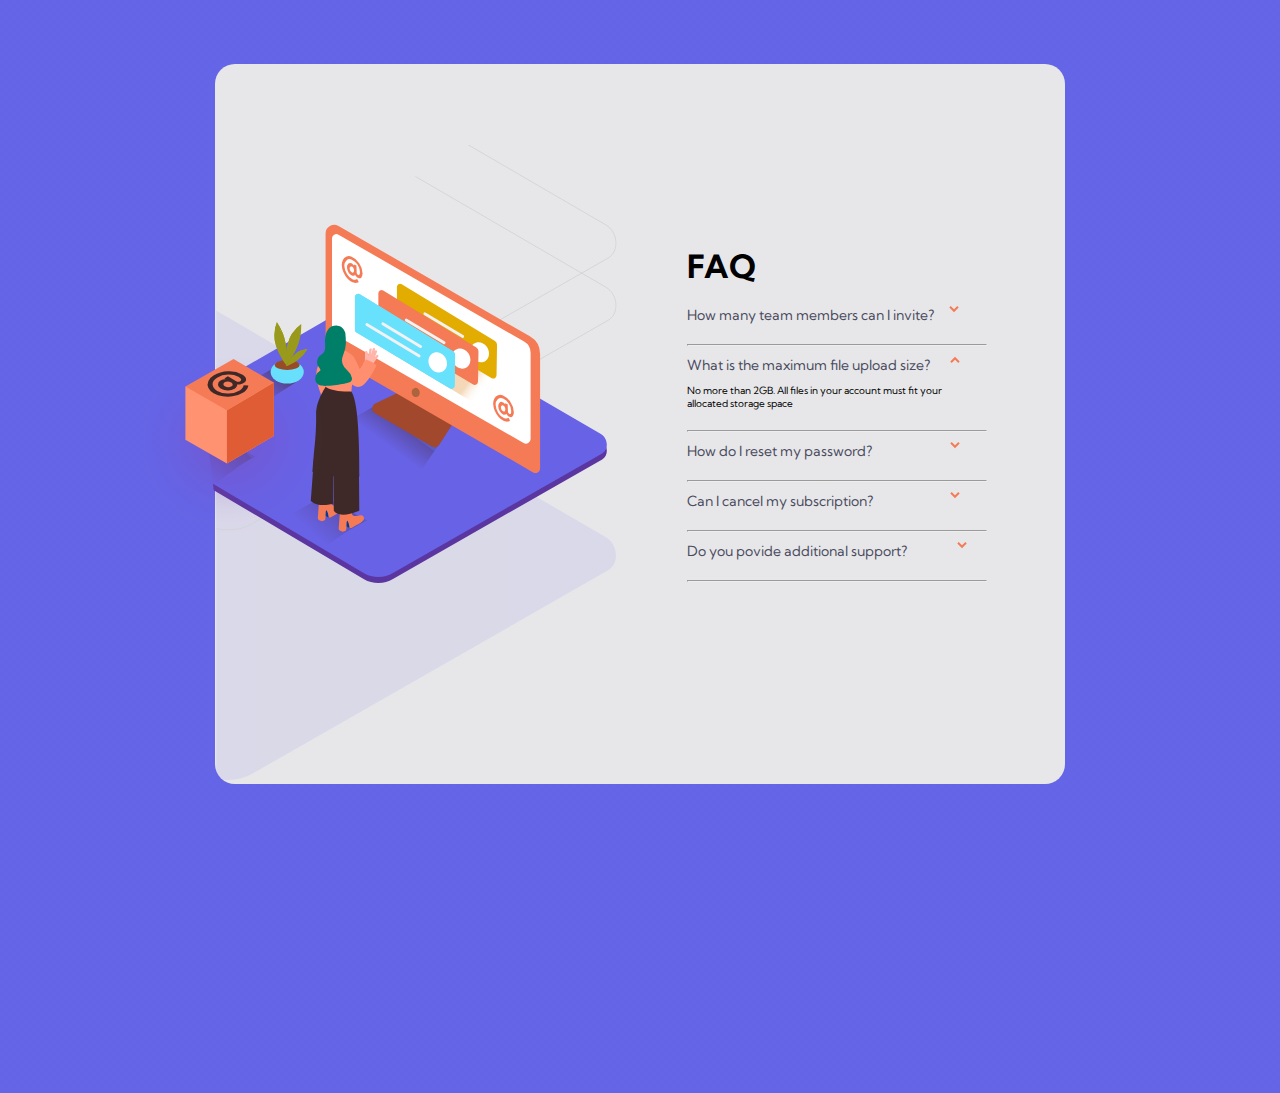
<file: index.html>
<!DOCTYPE html>
<html lang="en">

<head>
    <meta charset="UTF-8">
    <meta http-equiv="X-UA-Compatible" content="IE=edge">
    <meta name="viewport" content="width=device-width, initial-scale=1.0">
    <title>FAQ ACCORDIAN CARD</title>
    <link rel="stylesheet" href="/css/style.css">
</head>

<body>
    <div class="container">
        <div class="image-display">

            <img id="bg-desktop" src="/images/bg-pattern-desktop.svg" alt="">

            <div class="w-online">
                <img id="w-online" src="/images/illustration-woman-online-desktop.svg" alt="">
                <img id="boxImage" src="/images/illustration-box-desktop.svg" alt="">

            </div>

        </div>
        <div class="questions">

            <h1>FAQ</h1>
            <div class="qn1">
                <P id="parag1">How many team members can I invite?</P>
                <svg width="10" height="7" xmlns="http://www.w3.org/2000/svg"><path d="M1 .799l4 4 4-4" stroke="#F47B56" stroke-width="2" fill="none" fill-rule="evenodd"/></svg>



            </div>
            <hr>
            <div class="qn2">
                <label for="
                ">
                    <p id="parag2">What is the maximum file upload size?</p>
                    <svg id="arrow-up" width="10" height="7" xmlns="http://www.w3.org/2000/svg"><path d="M1 .799l4 4 4-4" stroke="#F47B56" stroke-width="2" fill="none" fill-rule="evenodd"/></svg>

                </label>


                <p class="labelText">No more than 2GB. All files in your account must fit your <br> allocated storage space</p>
            </div>
            <hr>
            <div class="qn3">
                <p id="parag3">How do I reset my password?</p>
                <svg width="10" height="7" xmlns="http://www.w3.org/2000/svg"><path d="M1 .799l4 4 4-4" stroke="#F47B56" stroke-width="2" fill="none" fill-rule="evenodd"/></svg>

            </div>
            <hr>
            <div class="qn4">
                <p id="parag4">Can I cancel my subscription?</p>
                <svg width="10" height="7" xmlns="http://www.w3.org/2000/svg"><path d="M1 .799l4 4 4-4" stroke="#F47B56" stroke-width="2" fill="none" fill-rule="evenodd"/></svg>

            </div>
            <hr>
            <div class="qn5">
                <p id="parag5">Do you povide additional support?</p>
                <svg width="10" height="7" xmlns="http://www.w3.org/2000/svg"><path d="M1 .799l4 4 4-4" stroke="#F47B56" stroke-width="2" fill="none" fill-rule="evenodd"/></svg>

            </div>
            <hr>
        </div>
    </div>

</body>

</html>
</file>
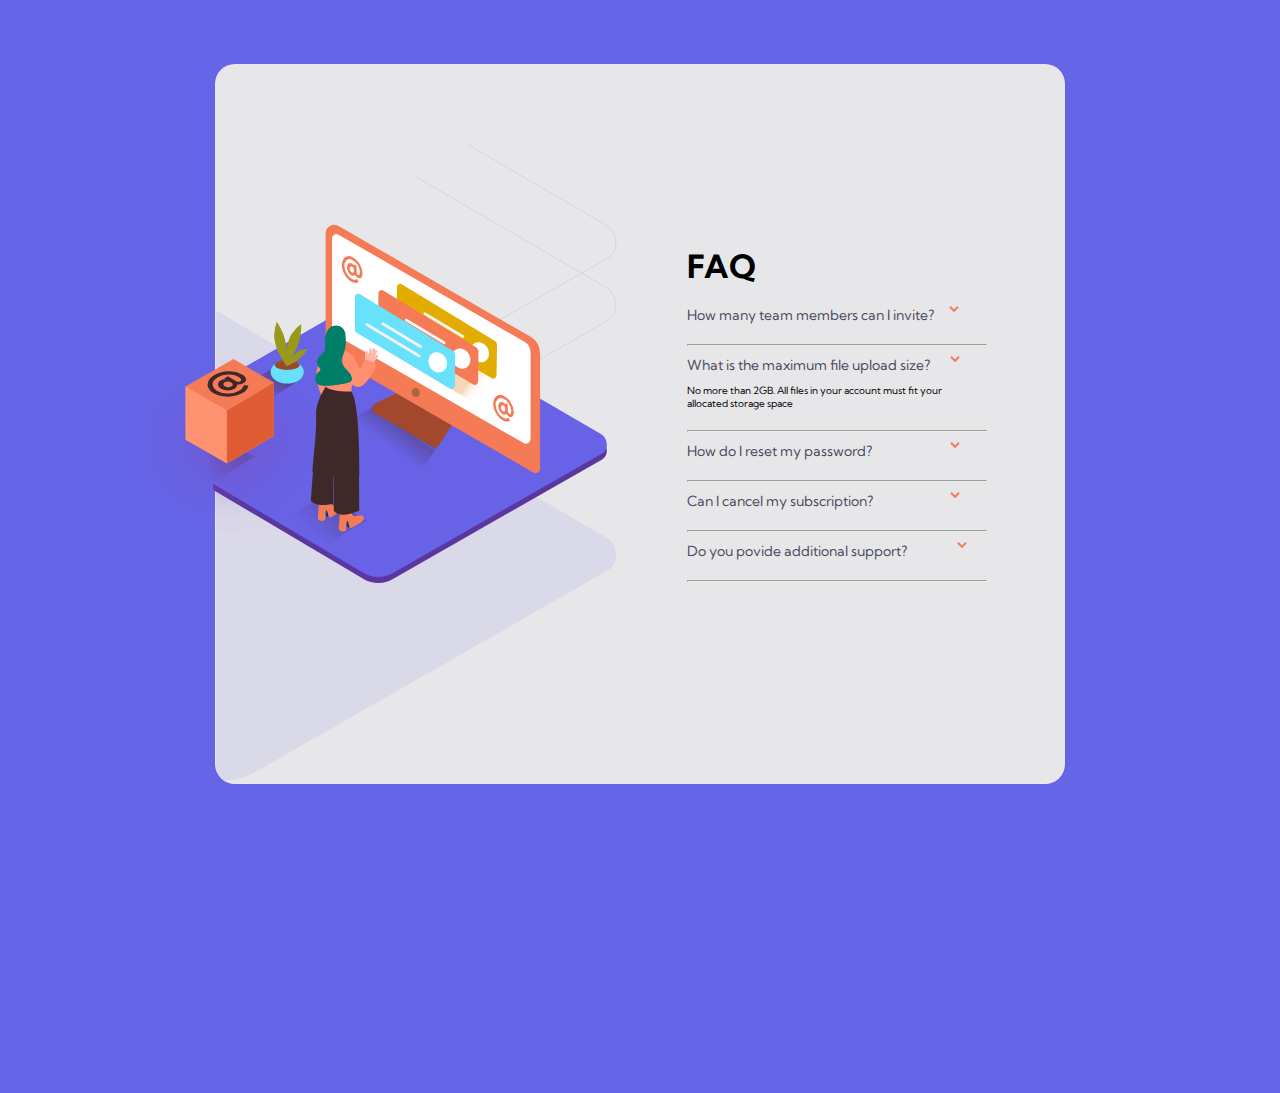
<file: html/index.html>
<!DOCTYPE html>
<html lang="en">

<head>
    <meta charset="UTF-8">
    <meta http-equiv="X-UA-Compatible" content="IE=edge">
    <meta name="viewport" content="width=device-width, initial-scale=1.0">
    <title>FAQ ACCORDIAN CARD</title>
    <link rel="stylesheet" href="/css/style.css">
</head>

<body>
    <div class="container">
        <div class="image-display">

            <img id="bg-desktop" src="/images/bg-pattern-desktop.svg" alt="">

            <div class="w-online">
                <img id="w-online" src="/images/illustration-woman-online-desktop.svg" alt="">
                <img id="boxImage" src="/images/illustration-box-desktop.svg" alt="">

            </div>

        </div>
        <div class="questions">

            <h1>FAQ</h1>
            <div class="qn1">
                <P id="parag1">How many team members can I invite?</P>
                <svg width="10" height="7" xmlns="http://www.w3.org/2000/svg"><path d="M1 .799l4 4 4-4" stroke="#F47B56" stroke-width="2" fill="none" fill-rule="evenodd"/></svg>



            </div>
            <hr>
            <div class="qn2">
                <label for="
                ">
                    <p id="parag2">What is the maximum file upload size?</p>
                    <svg width="10" height="7" xmlns="http://www.w3.org/2000/svg"><path d="M1 .799l4 4 4-4" stroke="#F47B56" stroke-width="2" fill="none" fill-rule="evenodd"/></svg>

                </label>


                <p class="labelText">No more than 2GB. All files in your account must fit your <br> allocated storage space</p>
            </div>
            <hr>
            <div class="qn3">
                <p id="parag3">How do I reset my password?</p>
                <svg width="10" height="7" xmlns="http://www.w3.org/2000/svg"><path d="M1 .799l4 4 4-4" stroke="#F47B56" stroke-width="2" fill="none" fill-rule="evenodd"/></svg>

            </div>
            <hr>
            <div class="qn4">
                <p id="parag4">Can I cancel my subscription?</p>
                <svg width="10" height="7" xmlns="http://www.w3.org/2000/svg"><path d="M1 .799l4 4 4-4" stroke="#F47B56" stroke-width="2" fill="none" fill-rule="evenodd"/></svg>

            </div>
            <hr>
            <div class="qn5">
                <p id="parag5">Do you povide additional support?</p>
                <svg width="10" height="7" xmlns="http://www.w3.org/2000/svg"><path d="M1 .799l4 4 4-4" stroke="#F47B56" stroke-width="2" fill="none" fill-rule="evenodd"/></svg>

            </div>
            <hr>
        </div>
    </div>

</body>

</html>
</file>
<file: css/style.css>
@import url('https://fonts.googleapis.com/css2?family=Kumbh+Sans&display=swap');
* {
    margin: 0;
    padding: 0;
    box-sizing: border-box;
    font-family: 'Kumbh Sans', sans-serif;
}

body {
    background: linear-gradient(to bottom, hsl(240, 73%, 65%), hsl(240, 73%, 65%));
}


/* container styling */

.container {
    margin: auto;
    display: flex;
    margin-top: 5%;
    align-items: center;
    max-width: 850px;
    height: 80vh;
    background: linear-gradient(to top, hsl(240, 5%, 91%), hsl(240, 5%, 91%));
    border-radius: 20px;
}


/* iamge-display styling */

.image-display {
    width: 100%;
    background-position: center;
    position: relative;
    background-repeat: no-repeat;
}

#bg-desktop {
    clip-path: polygon(50% 38%, 100% 8%, 100% 100%, 50% 100%);
    width: 170%;
    position: relative;
    left: -400px;
    top: 240px;
}


/* bg pattern styling */


/* box Image styling */


/* w-online styling */

#w-online {
    position: relative;
    clip-path: polygon(10% 0, 100% 0, 100% 100%, 19% 100%);
    left: -80px;
    top: -320px;
}

#boxImage {
    position: relative;
    width: 40%;
    left: -80px;
    top: -550px;
    bottom: 150px;
}


/* questions styling */

.questions {
    padding-top: 80px;
    width: 100%;
    padding-bottom: 100px;
}

h1 {
    padding-bottom: 20px;
}

#parag1 {
    padding-right: 15px;
    font-weight: 400;
    font-size: 14px;
}

#parag2 {
    padding-right: 20px;
    font-weight: 400;
    font-size: 14px;
}

#parag3 {
    padding-right: 78px;
    font-weight: 400;
    font-size: 14px;
}

#parag4 {
    padding-right: 77px;
    font-weight: 400;
    font-size: 14px;
}

#parag5 {
    padding-right: 50px;
    font-weight: 400;
    font-size: 14px;
}

.qn1 {
    display: flex;
    padding-bottom: 20px;
    color: hsl(237, 12%, 33%);
}

label {
    display: flex;
    /* justify-content: space-between; */
    padding-bottom: 10px;
    padding-top: 10px;
    color: hsl(237, 12%, 33%);
}

.labelText {
    padding-bottom: 20px;
    font-size: 10px;
}

.qn3,
.qn4,
.qn5 {
    display: flex;
    /* justify-content: space-between; */
    padding-bottom: 20px;
    padding-top: 10px;
    color: hsl(237, 12%, 33%);
}

#arrow-up {
    transform: rotate(180deg);
}

hr {
    width: 300px;
    color: hsl(240, 5%, 91%);
}
</file>
